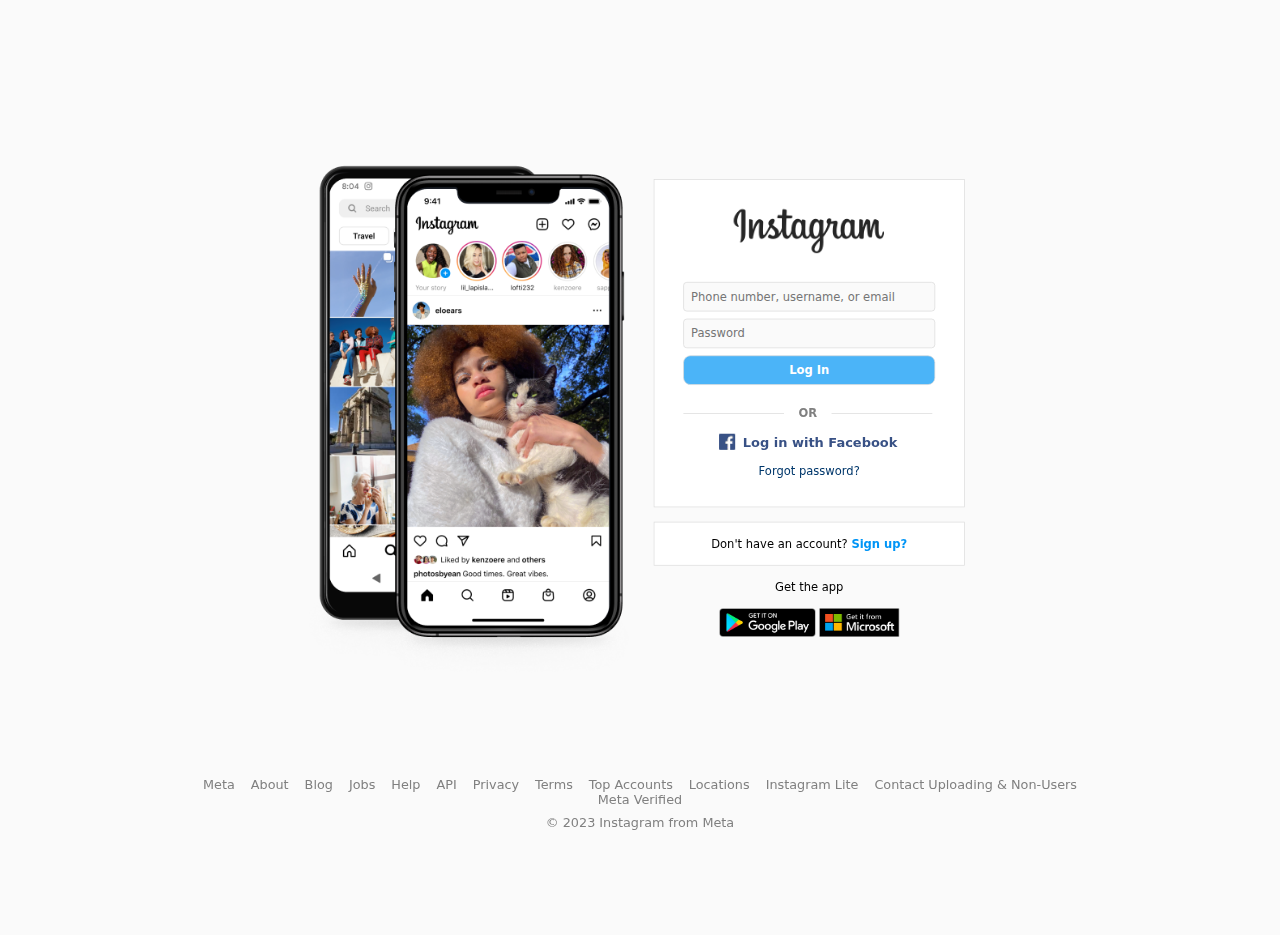
<file: index.html>
<!DOCTYPE html>
<html lang="en">
<head>
	<meta charset="UTF-8">
	<meta http-equiv="X-UA-Compatible" content="IE-edge">
	<meta name="viewport" content="width=device-width, initial-scale=1.0">
	<link rel="stylesheet" href="css/style.css">
	<title>Instagram</title>
</head>
<body>
	<main>
		<div class="izquierdo">
			<img src="img/foto1.png" id="fotoTelefono">
		</div>
		<div class="derecho">
			<div>	
				<form class="inicioSesion">
					<img id="logo" src="img/logoInstagramChido.png">
					<input type="text" name="username" placeholder="Phone number, username, or email" />
					<input type="password" name="password" placeholder="Password" />
					<input type="submit" class="boton" value="Log In">
					<div class="separador">
						<div class="linea"></div>
						<div class="or">OR</div>
						<div class="linea"></div>
					</div>
					<div class="loginFacebook">
						<span class="iconoFacebook"></span>
						<a id="enlaceFacebook" href="https://www.facebook.com/login.php?skip_api_login=1&api_key=124024574287414&kid_directed_site=0&app_id=124024574287414&signed_next=1&next=https%3A%2F%2Fwww.facebook.com%2Fdialog%2Foauth%3Fclient_id%3D124024574287414%26redirect_uri%3Dhttps%253A%252F%252Fwww.instagram.com%252Faccounts%252Fsignup%252F%26state%3D%257B%2522fbLoginKey%2522%253A%25221udmvyv1gdcz34119ncbjp1n6ipr3iz9lhuomto1ft74rv1yt0rgg%2522%252C%2522fbLoginReturnURL%2522%253A%2522%252Ffxcal%252Fdisclosure%252F%253Fnext%253D%25252F%2522%257D%26scope%3Demail%26response_type%3Dcode%252Cgranted_scopes%26locale%3Den_US%26ret%3Dlogin%26fbapp_pres%3D0%26logger_id%3Da0d65a07-c472-42ba-95d5-4b92d149597b%26tp%3Dunspecified&cancel_url=https%3A%2F%2Fwww.instagram.com%2Faccounts%2Fsignup%2F%3Ferror%3Daccess_denied%26error_code%3D200%26error_description%3DPermissions%2Berror%26error_reason%3Duser_denied%26state%3D%257B%2522fbLoginKey%2522%253A%25221udmvyv1gdcz34119ncbjp1n6ipr3iz9lhuomto1ft74rv1yt0rgg%2522%252C%2522fbLoginReturnURL%2522%253A%2522%252Ffxcal%252Fdisclosure%252F%253Fnext%253D%25252F%2522%257D%23_%3D_&display=page&locale=en_US&pl_dbl=0"><span>Log in with Facebook</span></a>
					</div>
					<div class="forgotPassword">
						<a href="https://www.instagram.com/accounts/password/reset/">Forgot password?</a>
					</div>
				</form>
			</div>
			<div class="registro">
				Don't have an account? <span class="registrarse"><a href="registro.html">Sign up?</a></span>
			</div>
			<div class="obtenerAplicacion"> Get the app </div>
			<div class="tiendas">
				<a href="https://l.instagram.com/?u=https%3A%2F%2Fplay.google.com%2Fstore%2Fapps%2Fdetails%3Fid%3Dcom.instagram.android%26referrer%3Dutm_source%253Dinstagramweb%2526utm_campaign%253DloginPage%2526ig_mid%253D176C9C26-9213-4FCC-8693-D98654317F63%2526utm_content%253Dlo%2526utm_medium%253Dbadge&e=AT2bGCMcI9ABYUTeJS8rdreSNYLMGzaaMHllQg16XUhouUf0J7y9yBzeb_e5EZYAon1afbUBJo86XS4WoVycffGcfeC7o0mc9BJavtSEM36YEpOpyaOHf6hVsg0cEMbDvQcoRt1iDM9jvhEsLboH5A"><img src="img/playstore.png" id="playstore"></a>
				<a href="ms-windows-store://pdp/?productid=9nblggh5l9xt&referrer=appbadge&source=www.instagram.com&mode=mini&pos=0%2C0%2C1280%2C984"><img src="img/Microsoft.png" id="microsoft"></a>
			</div>
		</div>
	</main>
	<footer>
		<div class="navbar">
			<a href="https://about.meta.com/"><span>Meta</span></a>
			<a href="https://about.instagram.com/"><span>About</span></a>
			<a href="https://about.instagram.com/blog/"><span>Blog</span></a>
			<a href="https://www.instagram.com/about/jobs/"><span>Jobs</span></a>
			<a href="https://help.instagram.com/"><span>Help</span></a>
			<a href="https://developers.facebook.com/docs/instagram"><span>API</span></a>
			<a href="https://www.instagram.com/legal/privacy/"><span>Privacy</span></a>
			<a href="https://www.instagram.com/legal/terms/"><span>Terms</span></a>
			<a href="https://www.instagram.com/directory/profiles/"><span>Top Accounts</span></a>
			<a href="https://www.instagram.com/explore/locations/"><span>Locations</span></a>
			<a href="https://www.instagram.com/web/lite/"><span>Instagram Lite</span></a>
			<a href="https://l.instagram.com/?u=https%3A%2F%2Fwww.facebook.com%2Fhelp%2Finstagram%2F261704639352628&e=AT2bGCMcI9ABYUTeJS8rdreSNYLMGzaaMHllQg16XUhouUf0J7y9yBzeb_e5EZYAon1afbUBJo86XS4WoVycffGcfeC7o0mc9BJavtSEM36YEpOpyaOHf6hVsg0cEMbDvQcoRt1iDM9jvhEsLboH5A"><span>Contact Uploading & Non-Users</span></a>
			<a href="https://about.meta.com/technologies/meta-verified/"><span>Meta Verified</span></a>
		</div>
		<div class="copyright">
			© 2023 Instagram from Meta
		</div>
	</footer>
</body>
</html>
<script src="js/script.js"></script>
</file>
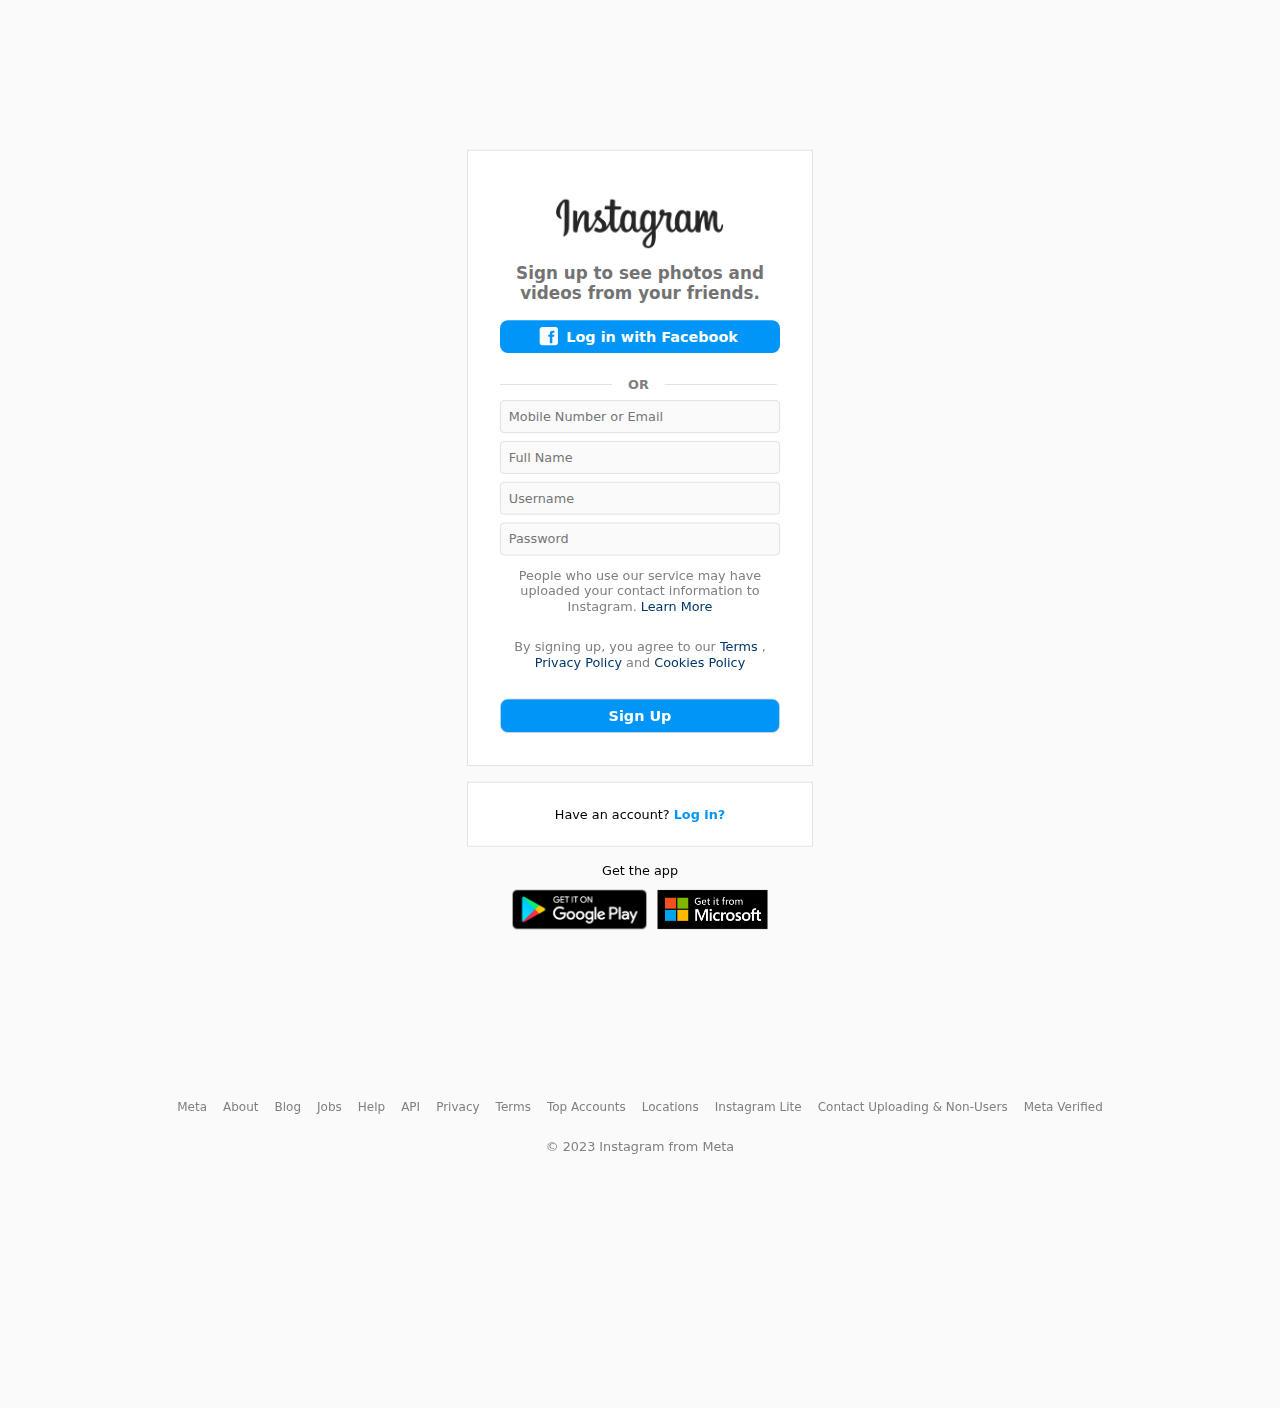
<file: registro.html>
<!DOCTYPE html>
<html lang="en">
<head>
	<meta charset="UTF-8">
	<meta http-equiv="X-UA-Compatible" content="IE-edge">
	<meta name="viewport" content="width=device-width, initial-scale=1.0">
	<link rel="stylesheet" href="css/style-registro.css">
	<title>Instagram</title>
</head>
<body>
	<main>
		<div class="derecho">
			<div>	
				<form class="inicioSesion">
					<img id="logo" src="img/logoInstagramChido.png">
					<div class="instrucciones">Sign up to see photos and videos from your friends.</div>
					<div class="loginFacebookBlanco">
						<img src="img/facebook-blanco.svg" alt="" class="iconoFacebookBlanco">
						<a id="enlaceFacebook" href="https://www.facebook.com/login.php?skip_api_login=1&api_key=124024574287414&kid_directed_site=0&app_id=124024574287414&signed_next=1&next=https%3A%2F%2Fwww.facebook.com%2Fdialog%2Foauth%3Fclient_id%3D124024574287414%26redirect_uri%3Dhttps%253A%252F%252Fwww.instagram.com%252Faccounts%252Fsignup%252F%26state%3D%257B%2522fbLoginKey%2522%253A%25221udmvyv1gdcz34119ncbjp1n6ipr3iz9lhuomto1ft74rv1yt0rgg%2522%252C%2522fbLoginReturnURL%2522%253A%2522%252Ffxcal%252Fdisclosure%252F%253Fnext%253D%25252F%2522%257D%26scope%3Demail%26response_type%3Dcode%252Cgranted_scopes%26locale%3Den_US%26ret%3Dlogin%26fbapp_pres%3D0%26logger_id%3Da0d65a07-c472-42ba-95d5-4b92d149597b%26tp%3Dunspecified&cancel_url=https%3A%2F%2Fwww.instagram.com%2Faccounts%2Fsignup%2F%3Ferror%3Daccess_denied%26error_code%3D200%26error_description%3DPermissions%2Berror%26error_reason%3Duser_denied%26state%3D%257B%2522fbLoginKey%2522%253A%25221udmvyv1gdcz34119ncbjp1n6ipr3iz9lhuomto1ft74rv1yt0rgg%2522%252C%2522fbLoginReturnURL%2522%253A%2522%252Ffxcal%252Fdisclosure%252F%253Fnext%253D%25252F%2522%257D%23_%3D_&display=page&locale=en_US&pl_dbl=0"><span>Log in with Facebook</span></a>
					</div>

					<div class="separador">
						<div class="linea"></div>
						<div class="or">OR</div>
						<div class="linea"></div>
					</div>

					<input type="text" name="emailOrPhone" placeholder="Mobile Number or Email" />
					<input type="text" name="fullName" placeholder="Full Name" />
					<input type="text" name="username" placeholder="Username" />
					<input type="password" name="password" placeholder="Password" />

					<p class="leerMas">People who use our service may have uploaded your contact information to Instagram. <a href="https://l.instagram.com/?u=https%3A%2F%2Fwww.facebook.com%2Fhelp%2Finstagram%2F261704639352628&e=AT33le5l16NqIMgsbw_YSjVKuzcRnWAiIniIH-gJbMMGVgPsyhMH4UXFOsCla3aO6MgmBNUOjCWjKHxWx1IL6hBbCzv5z4qbWdHyyW4DIAzI8xzcVCI_OkTOty4nFrqBxVdVPisxXz2kdfU_3v32ew">Learn More</a></p>

					<p class="terminos">By signing up, you agree to our <a href="https://help.instagram.com/581066165581870/?locale=en_US">Terms</a> , <a href="https://l.instagram.com/?u=https%3A%2F%2Fwww.facebook.com%2Fprivacy%2Fpolicy&e=AT33le5l16NqIMgsbw_YSjVKuzcRnWAiIniIH-gJbMMGVgPsyhMH4UXFOsCla3aO6MgmBNUOjCWjKHxWx1IL6hBbCzv5z4qbWdHyyW4DIAzI8xzcVCI_OkTOty4nFrqBxVdVPisxXz2kdfU_3v32ew">Privacy Policy</a> and <a href="https://www.instagram.com/legal/cookies/">Cookies Policy</a> </p>

					<button type="submit" class="boton">Sign Up</button>
				</form>
			</div>
			<div class="registro">
				Have an account? <span class="registrarse"><a href="index.html" id="loginIndex">Log in?</a></span>
			</div>
			<div class="obtenerAplicacion"> Get the app </div>
			<div class="tiendas">
				<a href="https://l.instagram.com/?u=https%3A%2F%2Fplay.google.com%2Fstore%2Fapps%2Fdetails%3Fid%3Dcom.instagram.android%26referrer%3Dutm_source%253Dinstagramweb%2526utm_campaign%253DloginPage%2526ig_mid%253D176C9C26-9213-4FCC-8693-D98654317F63%2526utm_content%253Dlo%2526utm_medium%253Dbadge&e=AT2bGCMcI9ABYUTeJS8rdreSNYLMGzaaMHllQg16XUhouUf0J7y9yBzeb_e5EZYAon1afbUBJo86XS4WoVycffGcfeC7o0mc9BJavtSEM36YEpOpyaOHf6hVsg0cEMbDvQcoRt1iDM9jvhEsLboH5A"><img src="img/playstore.png" id="playstore"></a>
				<a href="ms-windows-store://pdp/?productid=9nblggh5l9xt&referrer=appbadge&source=www.instagram.com&mode=mini&pos=0%2C0%2C1280%2C984"><img src="img/Microsoft.png" id="microsoft"></a>
			</div>
		</div>
	</main>
	<footer>
		<div class="navbar">
			<a href="https://about.meta.com/"><span>Meta</span></a>
			<a href="https://about.instagram.com/"><span>About</span></a>
			<a href="https://about.instagram.com/blog/"><span>Blog</span></a>
			<a href="https://www.instagram.com/about/jobs/"><span>Jobs</span></a>
			<a href="https://help.instagram.com/"><span>Help</span></a>
			<a href="https://developers.facebook.com/docs/instagram"><span>API</span></a>
			<a href="https://www.instagram.com/legal/privacy/"><span>Privacy</span></a>
			<a href="https://www.instagram.com/legal/terms/"><span>Terms</span></a>
			<a href="https://www.instagram.com/directory/profiles/"><span>Top Accounts</span></a>
			<a href="https://www.instagram.com/explore/locations/"><span>Locations</span></a>
			<a href="https://www.instagram.com/web/lite/"><span>Instagram Lite</span></a>
			<a href="https://l.instagram.com/?u=https%3A%2F%2Fwww.facebook.com%2Fhelp%2Finstagram%2F261704639352628&e=AT2bGCMcI9ABYUTeJS8rdreSNYLMGzaaMHllQg16XUhouUf0J7y9yBzeb_e5EZYAon1afbUBJo86XS4WoVycffGcfeC7o0mc9BJavtSEM36YEpOpyaOHf6hVsg0cEMbDvQcoRt1iDM9jvhEsLboH5A"><span>Contact Uploading & Non-Users</span></a>
			<a href="https://about.meta.com/technologies/meta-verified/"><span>Meta Verified</span></a>
		</div>
		<div class="copyright">
			© 2023 Instagram from Meta
		</div>
	</footer>
</body>
</html>
<script src="js/script.js"></script>
</file>
<file: css/style.css>
*{
	font-family: -apple-system, "system-ui", "Sogoe UI", Roboto, Helvetica, Arial, sans-serif !important;
}

body{
	background-color: #fafafa;
	height: 100vh;
	margin: 35px 0px 0px 0px;
}

main{
	display: flex;
	flex-direction: row;
	flex-wrap: nowrap;
	align-content: center;
	justify-content: center;
	align-items: center;
	height: 90%;
	padding: 0px;
	transform: scale(0.9);
}

.izquierdo{
	height: 700px;
	width: 430px;
	background-image: url(../img/telefonos.png);
	background-repeat: no-repeat;
	transform: scale(1.125);
	margin-right: 40px;
	z-index: -2;
}

#fotoTelefono{
	position: relative;
	top: 28px;
	left: 155px;
	z-index: -2;
}

.derecho{
	margin-top: -130px;
}

a{
	text-decoration: none;
	color:inherit;
}

a:active {
	color: gray;
}

.navbar a:hover{
	text-decoration: underline;
}

.inicioSesion{
	display: flex;
	flex-direction: column;
	flex-wrap: nowrap;
	align-content: center;
	align-items: stretch;
	justify-content: center;
	width: 350px;
	background-color: white;
	border: 1px solid rgb(219, 219, 219);
	font-family: -apple-system;
	padding: 40px;
	margin: 20px;
}

#logo{
	padding: 0px 70px 30px 70px;
}

input{
	all: unset;
	padding: 10px;
	border: 1px solid rgb(219, 219, 219);
	margin-top: 10px;
	background-color: rgb(250, 250, 250);
	border-radius: 5px;
	display: block;
}

input:focus, input:active{
	border: 1px solid rgba(38, 38, 38, 0.4);
}

.boton{
	background-color: rgba(75, 180, 248, 1);
	text-align: center;
	color: white;
	margin-top: 10px;
	padding: 10px;
	border-radius: 10px;
	font-weight: bold;
}

.separador{
	display: flex;
	margin-top: 30px;
	flex-direction: row;
	align-items: center;
}

.linea{
	background-color: rgb(219, 219, 219);
	height: 1px;
	width: 140px;
}

.or{
	font-weight: 600;
	color: gray;
	padding: 0px 20px;
}

.loginFacebook{
	margin-top: 20px;
	text-align: center;
	color: rgb(56, 81, 133);
	font-weight: 600;
	font-size: 18px;
}

.iconoFacebook{
	display: inline-block;
	margin-right: 8px;
	position: relative;
	top: 1px;

	height: 16px;
	width: 16px;
	background-image: url(../img/logoFacebook.png);
	background-repeat: no-repeat;
	background-position: -414px -259px;
	transform: scale(1.4);
}

.forgotPassword{
	color: rgb(0, 55, 107);
	text-align: center;
	padding-top: 20px;
}

.registro{
	background-color: white;
	border: 1px solid rgb(219, 219, 219);
	text-align: center;
	padding: 20px;
	margin: 20px;
}

.registrarse{
	color: rgba(0, 149, 246, 1);
	font-weight: 600;
}

.obtenerAplicacion{
	text-align: center;
}

.tiendas{
	text-align: center;
	margin-top: 20px;
}

#playstore{
	width: 134.28px;
	height: 40px;
}

#microsoft{
	width: 110.77px;
	height: 40px;
}

footer{
	height: 10%;
	margin-top: 5px;
}

.navbar{
	display: flex;
	flex-direction: row;
	flex-wrap: wrap;
	text-align: center;
	justify-content: center;
	max-width: 1200px;
	margin: auto;
}

.navbar span{
	color: gray;
	padding: 10px;
}

.copyright{
	text-align: center;
	color: gray;
	padding: 10px;
}

@media screen and (max-width:952px){
	.izquierdo{
		display: none;
	}
}

@media screen and (max-width:1400px){
	body{
		transform: scale(0.8);
	}
}
</file>
<file: css/style-registro.css>
*{
	font-family: -apple-system, "system-ui", "Sogoe UI", Roboto, Helvetica, Arial, sans-serif !important;
}

body{
	background-color: #fafafa;
	height: 100vh;
	margin: 35px 0px 0px 0px;
}

main{
	display: flex;
	flex-direction: row;
	flex-wrap: nowrap;
	align-content: center;
	justify-content: center;
	align-items: center;
	height: 90%;
	padding-top: 108px;
	transform: scale(1);
}

#fotoTelefono{
	position: relative;
	top: 28px;
	left: 155px;
	z-index: -2;
}

#loginConFacebook{
	background-color: rgb(0, 149, 246);
	text-align: center;
	color: white;
	margin-top: 10px;
	padding: 10px;
	border-radius: 10px;
	font-weight: bold;
	border: none;
}

.derecho{
	padding-top: 70px;
}

.instrucciones{
	text-align: center;
	color: rgb(115, 115, 115);
    font-size: 21px;
    font-weight: 600;
    line-height: 25px;
    margin: 0px;
}

a{
	text-decoration: none;
	color:inherit;
}

a:active {
	color: gray;
}

.navbar a:hover{
	text-decoration: underline;
}

.inicioSesion{
	display: flex;
	flex-direction: column;
	flex-wrap: nowrap;
	align-content: center;
	align-items: stretch;
	justify-content: center;
	width: 350px;
	background-color: white;
	border: 1px solid rgb(219, 219, 219);
	font-family: -apple-system;
	padding: 40px;
	margin: 20px;
}

#logo{
	padding: 20px 70px 20px 70px;
}

input, button{
	all: unset;
	padding: 10px;
	border: 1px solid rgb(219, 219, 219);
	margin-top: 10px;
	background-color: rgb(250, 250, 250);
	border-radius: 5px;
	display: block;
}

input:focus, input:active{
	border: 1px solid rgba(38, 38, 38, 0.4);
}

.boton{
	margin-top: 20px;
	text-align: center;
	background-color: rgb(0, 149, 246);
	color: white;
	font-weight: 600;
	font-size: 18px;
	padding: 10px;
	border-radius: 10px;
}

.boton:hover, .loginFacebookBlanco:hover{
	background-color: rgb(24, 119, 242);
}

.leerMas{
	text-align: center;
}

.terminos{
	text-align: center;
}

.leerMas a:active{
	color: lightgray;
}

.terminos a:active{
	color: lightgray;
}

#botonLoginFacebook{
	vertical-align: center;
}

#loginIndex{
	position: relative;
	z-index: 1000f;
}

#logoFacebookBlanco{
	float: left;
}

#botonLoginFacebook img{
	float: left;
	transform: scale(0.5);
}

.terminos a, .leerMas a{
	text-align: center;
	color: rgb(0, 55, 107);
}

.separador{
	display: flex;
	margin-top: 30px;
	flex-direction: row;
	align-items: center;
}

.linea{
	background-color: rgb(219, 219, 219);
	height: 1px;
	width: 140px;
}

.or{
	font-weight: 600;
	color: gray;
	padding: 0px 20px;
}

.loginFacebook{
	margin-top: 20px;
	text-align: center;
	color: rgb(56, 81, 133);
	font-weight: 600;
	font-size: 18px;
}

.loginFacebookBlanco{
	margin-top: 20px;
	text-align: center;
	background-color: rgb(0, 149, 246);
	color: white;
	font-weight: 600;
	font-size: 18px;
	padding: 10px;
	border-radius: 10px;
}

.iconoFacebookBlanco{
	display: inline-block;
	margin-right: 8px;
	position: relative;
	top: 1px;

	height: 16px;
	width: 16px;
	background-image: url(../../img/facebook-blanco.svg);
	background-repeat: no-repeat;
	background-position: -414px -259px;
	transform: scale(1.9);
}

.iconoFacebook{
	display: inline-block;
	margin-right: 8px;
	position: relative;
	top: 1px;

	height: 16px;
	width: 16px;
	background-image: url(../../img/logoFacebook.png);
	background-repeat: no-repeat;
	background-position: -414px -259px;
	transform: scale(1.4);
}

.forgotPassword{
	color: rgb(0, 55, 107);
	text-align: center;
	padding-top: 20px;
}

.registro{
	background-color: white;
	border: 1px solid rgb(219, 219, 219);
	text-align: center;
	padding: 30px 20px 30px 20px;
	margin: 10px 20px 20px 20px;
}

.registrarse{
	color: rgba(0, 149, 246, 1);
	font-weight: 600;
}

.obtenerAplicacion{
	text-align: center;
}

.tiendas{
	text-align: center;
	margin-top: 20px;
	transform: scale(1.25);
	margin-bottom: 80px;
}

#playstore{
	width: 134.28px;
	height: 40px;
	padding-right: 5px;
}

#microsoft{
	width: 110.77px;
	height: 40px;
}

footer{
	position: relative;
	height: 10%;
	z-index: 1000;
	margin-top: 300px;
	padding-bottom: 100px;
}

.navbar{
	display: flex;
	flex-direction: row;
	flex-wrap: wrap;
	text-align: center;
	justify-content: center;
	max-width: 1200px;
	margin: auto;
}

.navbar span{
	color: gray;
	padding: 10px;
	font-size: 15px;
}

.copyright{
	text-align: center;
	color: gray;
	padding: 30px 0px 0px 0px;
}

@media screen and (max-width:952px){
	.izquierdo{
		display: none;
	}
}

@media screen and (max-width:1400px){
	body{
		transform: scale(0.8);
	}
}

.leerMas, .terminos{
	color: gray;
}
</file>
